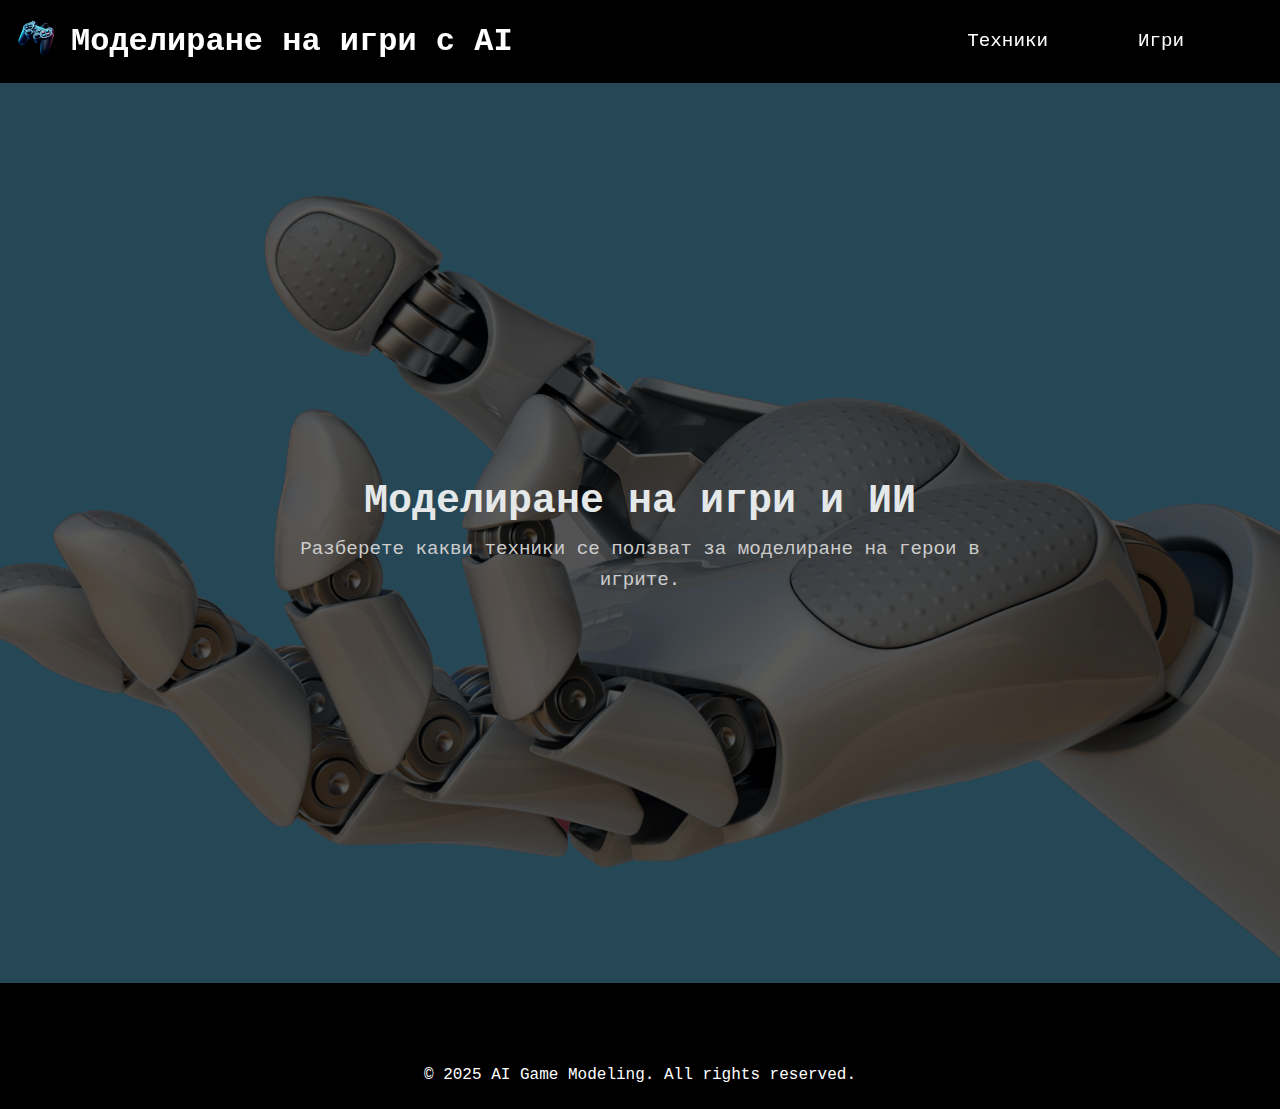
<file: index.html>
<!DOCTYPE html>
<html lang="en">
<head>
    <meta charset="UTF-8">
    <meta name="viewport" content="width=device-width, initial-scale=1.0">
    <title>Моделиране на игри с AI</title>
    <link rel="stylesheet" href="style.css">
</head>
<body>
    <header>
        <div class="container">
            <a href="index.html">
                <img src="logo.png" alt="Logo" class="logo" /> 
            </a>
            <h1>Моделиране на игри с AI</h1>
            <nav>
                <ul>
                    <li><a href="techniques.html">Техники</a></li>
                    <li><a href="games.html">Игри</a></li>
                </ul>
            </nav>
        </div>
    </header>

    <div class="main-section">
        <div class="overlay"></div>
        <div class="main-content">
          <h1 style="font-weight: bold;">Моделиране на игри и ИИ</h1>
          <p>Разберете какви техники се ползват за моделиране на герои в игрите.</p>
        </div>
      </div>

    <!--<section id="about" class="section">
        <div class="container">
            <h2>About</h2>
            <p>Целта на сайта е да сподели информация за това как се ползва AI в разраборването на видео игри.</p>
        </div>
    </section> -->


    <footer>
        <div class="container">
            <p>&copy; 2025 AI Game Modeling. All rights reserved.</p>
        </div>
    </footer>
</body>
</html>
</file>
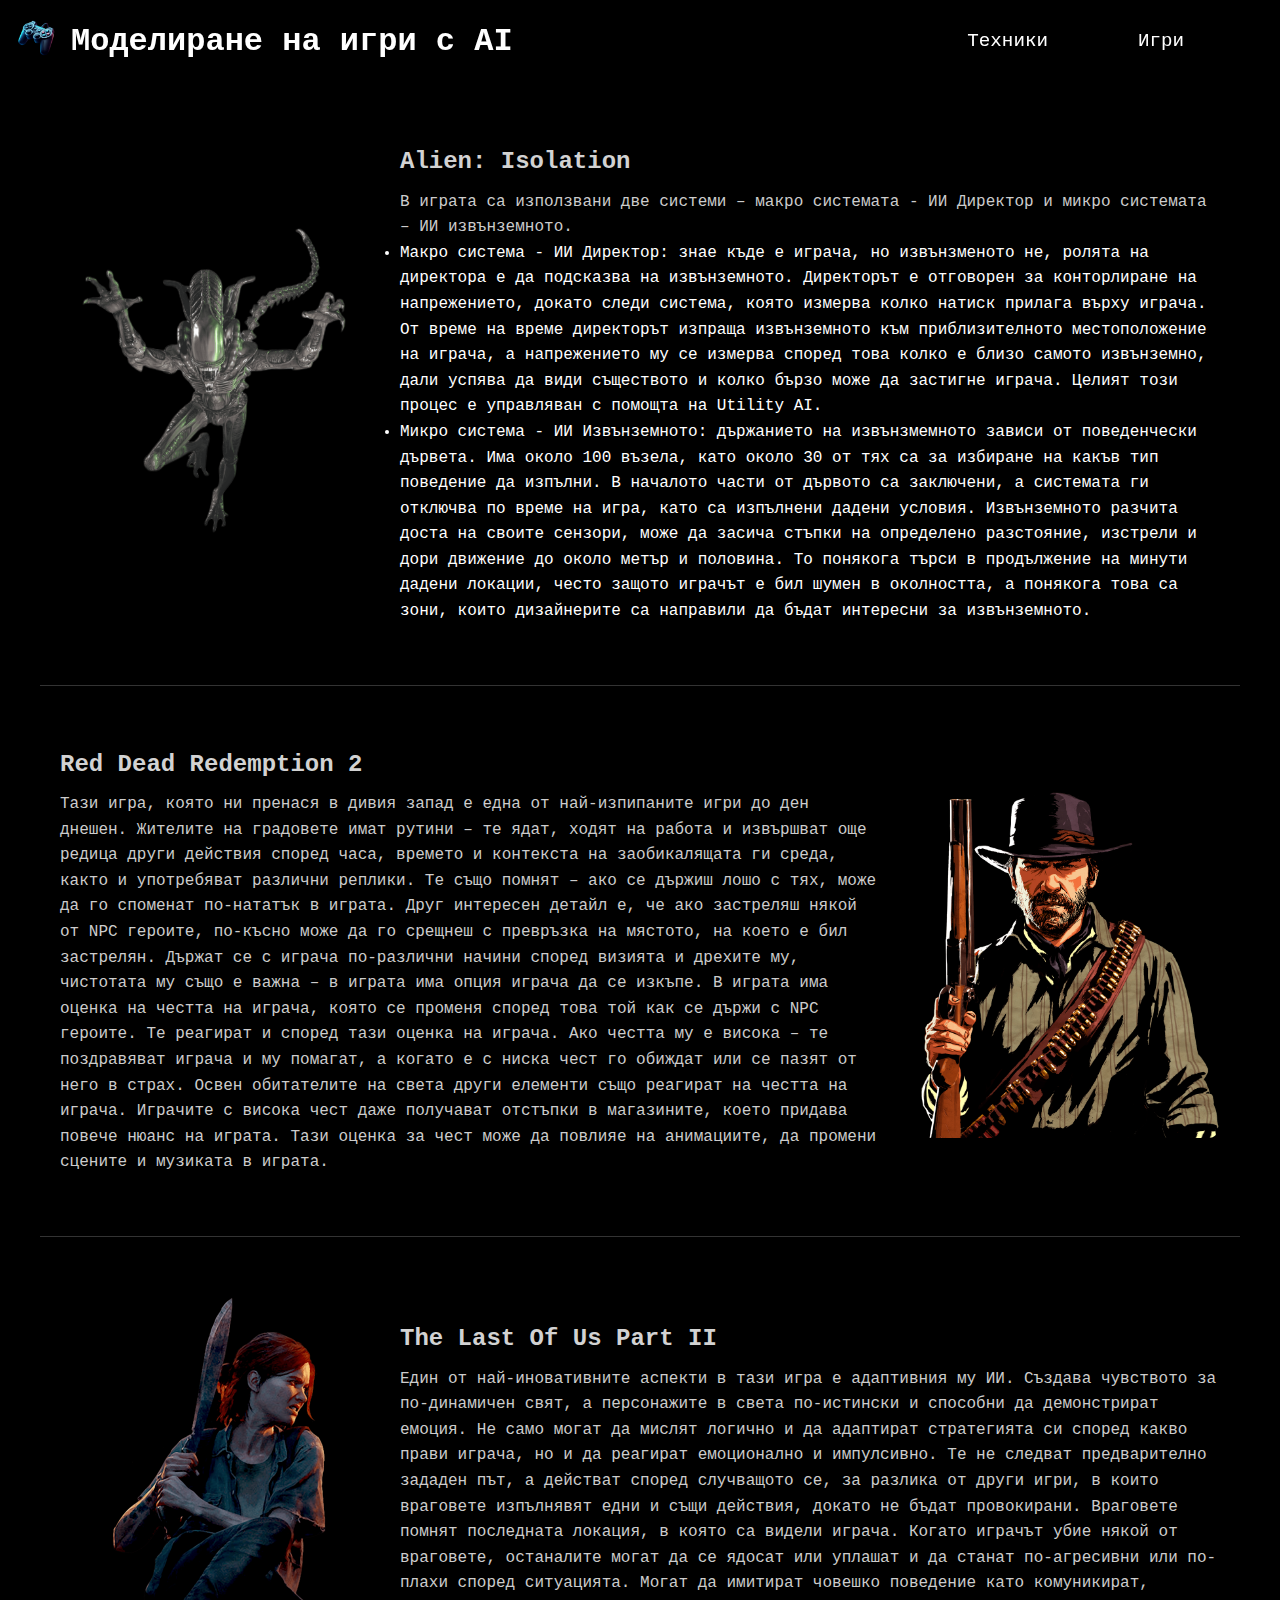
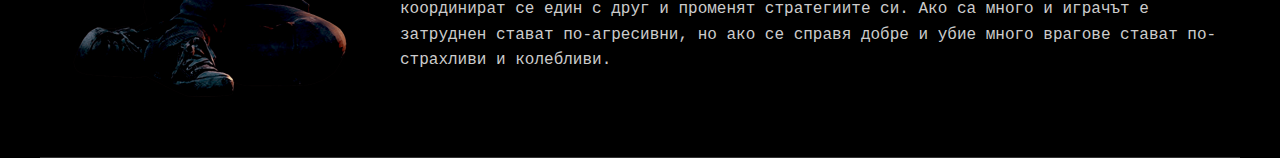
<file: games.html>
<!DOCTYPE html>
<html lang="en">
<head>
  <meta charset="UTF-8" />
  <meta name="viewport" content="width=device-width, initial-scale=1.0"/>
  <title>Игри с впечатляващ AI</title>
  <link rel="stylesheet" href="style.css" />
  <style>
    .game-entry {
      display: flex;
      align-items: center;
      justify-content: space-between;
      gap: 40px;
      padding: 60px 20px;
      max-width: 1200px;
      margin: auto;
      border-bottom: 1px solid #333;
      flex-wrap: wrap;
    }
    .game-entry.reverse {
     flex-direction: row-reverse;
    }   
    .game-entry img {
        max-width: 300px;
  width: 300px; /* ✅ This fixes the size across both normal and reverse layouts */
  height: auto;
  border-radius: 12px;
  flex-shrink: 0; /* ✅ Prevents image from shrinking in flex container */
    }

    .game-info {
      flex: 1;
      min-width: 250px;
    }

    .game-info h2 {
      color: rgb(210, 210, 210);
      margin-bottom: 0.5rem;
      font-family: 'Courier New', Courier, monospace;
    }

    .game-info p {
      color: #ccc;
      font-family: 'Courier New', Courier, monospace;
      line-height: 1.6;
    }
  </style>
</head>
<body>
  <header>
    <div class="container">
        <a href="index.html">
            <img src="logo.png" alt="Logo" class="logo" /> 
        </a>
        <h1>Моделиране на игри с AI</h1>
        <nav>
            <ul>
                <li><a href="techniques.html">Техники</a></li>
                <li><a href="games.html">Игри</a></li>
            </ul>
        </nav>
    </div>
</header>
  <section class="game-entry">
    <img src="alien.png" alt="Alien Image"/>
    <div class="game-info">
      <h2>Alien: Isolation</h2>
      <ul>
        <p>В играта са използвани две системи – макро системата - ИИ Директор и микро системата – ИИ извънземното. </p>
        <li>Макро система - ИИ Директор: знае къде е играча, но извънзменото не, ролята на директора е да подсказва на извънземното. 
          Директорът е отговорен за конторлиране на напрежението, докато следи система, която измерва колко натиск прилага върху играча.	От време на
             време директорът изпраща извънземното към приблизителното местоположение на играча, а напрежението му се измерва 
             според това колко е близо самото извънземно, дали успява да види съществото и колко бързо може да застигне играча. 
             Целият този процес е управляван с помощта на Utility AI. </li>
        <li>Микро система - ИИ Извънземното: държанието на извънзмемното зависи от поведенчески дървета. Има около 100 възела, 
          като около 30 от тях са за избиране на какъв тип поведение да изпълни. В началото части от дървото са заключени,
           а системата ги отключва по време на игра, като са изпълнени дадени условия. Извънземното разчита доста на своите 
           сензори, може да засича стъпки на определено разстояние, изстрели и дори движение до около метър и половина.
            То понякога търси в продължение на минути дадени локации, често защото играчът е бил шумен в околността, а 
            понякога това са зони, които дизайнерите са направили да бъдат интересни за извънземното.</li>
    </ul>
    </div>
  </section>
  <section class="game-entry reverse">
    <img src="arthur.png" alt="Game 2 Image (transparent PNG)" />
    <div class="game-info">
      <h2>Red Dead Redemption 2</h2>
      <p>Тази игра, която ни пренася в дивия запад е една от най-изпипаните игри до ден днешен. Жителите на градовете имат 
        рутини – те ядат, ходят на работа и извършват още редица други действия според часа, времето и контекста на 
        заобикалящата ги среда, както и употребяват различни реплики. Те също помнят – ако се държиш лошо с тях, може да 
        го споменат по-нататък в играта. Друг интересен детайл е, че ако застреляш някой от NPC героите, по-късно може да го 
        срещнеш с превръзка на мястото, на което е бил застрелян. Държат се с играча по-различни начини според визията и 
        дрехите му, чистотата му също е важна – в играта има опция играча да се изкъпе. В играта има оценка на честта на играча, 
        която се променя според това той как се държи с NPC героите. Те реагират и според тази оценка на играча. Ако честта му 
        е висока – те поздравяват играча и му помагат, а когато е с ниска чест го обиждат или се пазят от него в страх. 
        Освен обитателите на света други елементи също реагират на честта на играча. Играчите с висока чест даже получават 
        отстъпки в магазините, което придава повече нюанс на играта. Тази оценка за чест може да повлияе на анимациите, 
        да промени сцените и музиката в играта.</p>
    </div>
  </section>
  <section class="game-entry">
    <img src="ellie.png" alt="Game 2 Image (transparent PNG)" />
    <div class="game-info">
      <h2>The Last Of Us Part II</h2>
      <p>Един от най-иновативните аспекти в тази игра е адаптивния му ИИ. Създава чувството за по-динамичен свят, 
        а персонажите в света по-истински и способни да демонстрират емоция. Не само могат да мислят логично и 
        да адаптират стратегията си според какво прави играча, но и да реагират емоционално и импулсивно. 
        Те не следват предварително зададен път, а действат според случващото се, за разлика от други игри, 
        в които враговете изпълнявят едни и същи действия, докато не бъдат провокирани. Враговете помнят последната локация, 
        в която са видели играча. Когато играчът убие някой от враговете, останалите могат да се ядосат или уплашат и да 
        станат по-агресивни или по-плахи според ситуацията. Могат да имитират човешко поведение като комуникират, 
        координират се един с друг и променят стратегиите си. Ако са много и играчът е затруднен стават по-агресивни, 
        но ако се справя добре и убие много врагове стават по-страхливи и колебливи. </p>
    </div>
  </section>


  <!-- for more game entries if needed -->

</body>
</html>
</file>
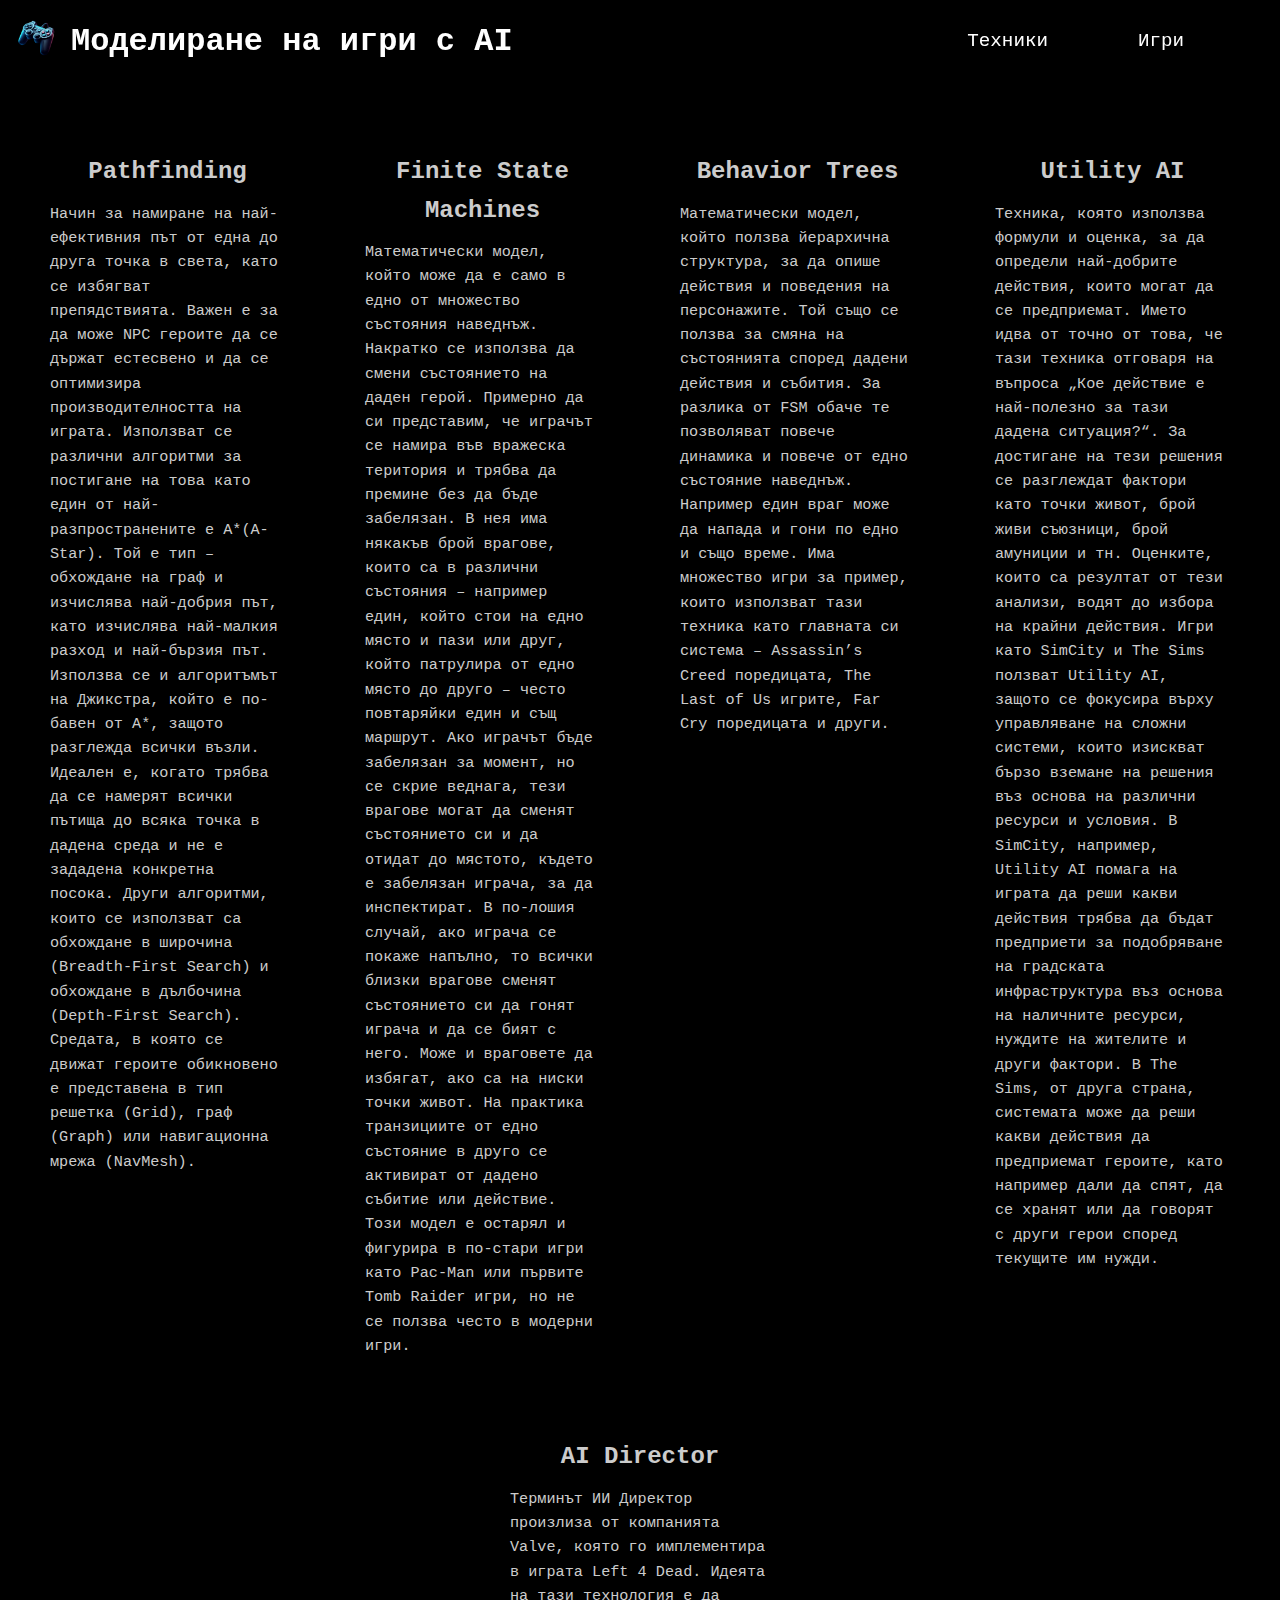
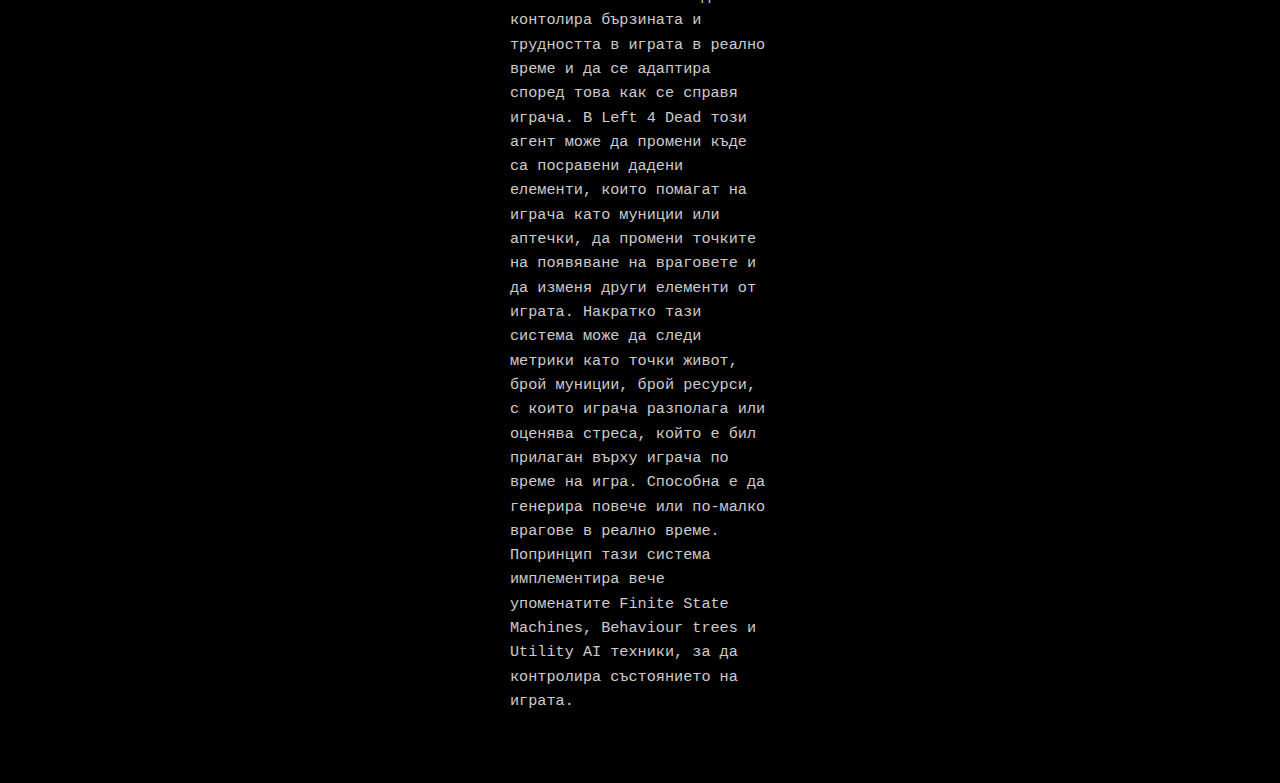
<file: techniques.html>
<!DOCTYPE html>
<html lang="en">
<head>
  <meta charset="UTF-8" />
  <meta name="viewport" content="width=device-width, initial-scale=1.0"/>
  <title>Техники</title>
  <link rel="stylesheet" href="style.css">
  <style>
    section {
  background-color: rgba(255, 255, 255, 0.05); /* subtle background */
  padding: 20px;
  border-radius: 12px;
  margin: 10px;
  transition: transform 0.3s ease, box-shadow 0.3s ease;
}

section:hover {
  transform: scale(1.03);
  box-shadow: 0 0 20px rgba(0, 255, 255, 0.3);
}

    .feature-sections {
      display: flex;
      justify-content: center;
      flex-wrap: wrap;
      gap: 20px;
      padding: 40px 20px;
    }

    .feature-sections section {
      flex: 1 1 250px;
      background-color: rgba(0, 0, 0, 0.4);
      padding: 20px;
      border-radius: 10px;
      max-width: 300px;
      min-width: 220px;
      text-align: center;
      box-shadow: 0 4px 10px rgba(0, 0, 0, 0.5);
    }

    .feature-sections h2 {
      color: #ccc;
      margin-bottom: 10px;
    }

    .feature-sections p {
      color: #ccc;
      font-size: 0.95rem;
    }
    .section-image {
  margin-top: 15px;
  max-width: 100%;
  border-radius: 8px;
  box-shadow: 0 2px 6px rgba(0, 0, 0, 0.5);
}
.left {
  text-align: left;
}
  </style>
</head>
<body>

  <header>  
    <div class="container">
        <a href="index.html">
            <img src="logo.png" alt="Logo" class="logo" /> 
        </a>
        <h1>Моделиране на игри с AI</h1>
        <nav>
            <ul>
                <li><a href="techniques.html">Техники</a></li>
                <li><a href="games.html">Игри</a></li>
            </ul>
        </nav>
    </div>
  </header>

  <div class="feature-sections">
    <section id="section1">
      <h2>Pathfinding</h2>
      <p class="left">Начин за намиране на най-ефективния път от една до друга точка в света, като се избягват препядствията. 
        Важен е за да може NPC героите да се държат естесвено и да се оптимизира производителността на играта. 
        Използват се различни алгоритми за постигане на това като един от най-разпространените е A*(A-Star). 
        Той е тип – обхождане на граф и изчислява най-добрия път, като изчислява най-малкия разход и най-бързия път. 
        Използва се и алгоритъмът на Джикстра, който е по-бавен от A*, защото разглежда всички възли. 
        Идеален е, когато трябва да се намерят всички пътища до всяка точка в дадена среда и не е зададена конкретна посока. 
        Други алгоритми, които се използват са обхождане в широчина (Breadth-First Search) и обхождане в дълбочина 
        (Depth-First Search). Средата, в която се движат героите обикновено е представена в тип решетка (Grid), граф (Graph) 
        или навигационна мрежа (NavMesh).</p>
    </section>

    <section id="section2">
      <h2>Finite State Machines</h2>
      <p class="left">Математически модел, който може да е само в едно от множество състояния наведнъж. Накратко се използва да смени 
        състоянието на даден герой. Примерно да си представим, че играчът се намира във вражеска територия и трябва да премине 
        без да бъде забелязан. В нея има някакъв брой врагове, които са в различни състояния – например един, който стои на едно 
        място и пази или друг, който патрулира от едно място до друго – често повтаряйки един и същ маршрут. Ако играчът бъде 
        забелязан за момент, но се скрие веднага, тези врагове могат да сменят състоянието си и да отидат до мястото, където е 
        забелязан играча, за да инспектират. В по-лошия случай, ако играча се покаже напълно, то всички близки врагове сменят 
        състоянието си да гонят играча и да се бият с него. Може и враговете да избягат, ако са на ниски точки живот. 
        На практика транзициите от едно състояние в друго се активират от дадено събитие или действие. Този модел е остарял 
        и фигурира в по-стари игри като Pac-Man или първите Tomb Raider игри, но не се ползва често в модерни игри.</p>
      
    </section>

    <section id="section3">
      <h2>Behavior Trees</h2>
      <p class="left">Математически модел, който ползва йерархична структура, за да опише действия и поведения на персонажите. 
        Той също се ползва за смяна на състоянията според дадени действия и събития. За разлика от FSM обаче те 
        позволяват повече динамика и повече от едно състояние наведнъж. Например един враг може да напада и гони по 
        едно и също време. Има множество игри за пример, които използват тази техника като главната си система – 
        Assassin’s Creed поредицата, The Last of Us игрите, Far Cry поредицата и други.</p>
    </section>
    <section id="section4">
      <h2>Utility AI</h2>
      <p class="left">Техника, която използва формули и оценка, за да определи най-добрите действия, които могат да се 
        предприемат. Името идва от точно от това, че тази техника отговаря на въпроса „Кое действие е най-полезно за 
        тази дадена ситуация?“. За достигане на тези решения се разглеждат фактори като точки живот, брой живи съюзници,
         брой амуниции и тн. Оценките, които са резултат от тези анализи, водят до избора на крайни действия. 
         Игри като SimCity и The Sims ползват Utility AI, защото се фокусира върху управляване на сложни системи, 
         които изискват бързо вземане на решения въз основа на различни ресурси и условия. В SimCity, например, 
         Utility AI помага на играта да реши какви действия трябва да бъдат предприети за подобряване на градската 
         инфраструктура въз основа на наличните ресурси, нуждите на жителите и други фактори. В The Sims, от друга страна, 
         системата може да реши какви действия да предприемат героите, като например дали да спят, да се хранят или да говорят
        с други герои според текущите им нужди.</p>
    </section>
    <section id="section5">
      <h2>AI Director</h2>
      <p class="left">Терминът ИИ Директор произлиза от компанията Valve, която го имплементира в играта Left 4 Dead. 
        Идеята на тази технология е да контолира бързината и трудността в играта в реално време и да се адаптира според това 
        как се справя играча. В Left 4 Dead този агент може да промени къде са посравени дадени елементи, които помагат на 
        играча като муниции или аптечки, да промени точките на появяване на враговете и да изменя други елементи от играта. 
        Накратко тази система може да следи метрики като точки живот, брой муниции, брой ресурси, с които играча разполага 
        или оценява стреса, който е бил прилаган върху играча по време на игра.  Способна е да генерира повече или по-малко 
        врагове в реално време. Попринцип тази система имплементира вече упоменатите Finite State Machines, Behaviour trees 
        и Utility AI техники, за да контролира състоянието на играта.</p>
    </section>
  </div>

</body>
</html>
</file>
<file: style.css>
* {
    margin: 0;
    padding: 0;
    box-sizing: border-box;
}

body {
    font-family: 'Courier New', Courier, monospace; /* Retro font */
    line-height: 1.6;
    background-color: #000000;
    color: #fff;
}

header {
    display: flex;
  align-items: center;
  background: rgba(0, 0, 0, 0.8);
  padding: 1rem;
  position: sticky;
  top: 0;
  z-index: 10;
}

header .container {
    display: flex;
    align-items: center;
    justify-content: space-between;
    width: 100%;
}

header h1 {
    display: flex;
  align-items: center;
  justify-content: space-between;
  width: 100%;
}
header .logo {
    width: 40px; /* Adjust logo size */
    height: auto;
    margin-right: 15px; /* Reduce space between logo and title */
  }
nav ul {
    list-style: none;
    display: flex;
    gap: 10px;
    margin: 0;
    padding: 0;
  }
  

nav ul li {
    display: inline;
    margin-right: 80px;
}

nav ul li a {
    color: #fff;
    text-decoration: none;
    font-size: 1.2rem;
    transition: color 0.3s ease;
    white-space: nowrap;
}

nav ul li a:hover {
    color: #FFD700;
}

.main-section {
    position: relative;
    background: url('background.jpg') no-repeat center center/cover;
    height: 100vh;
    display: flex;
    align-items: center;
    justify-content: center;
    text-align: center;
    color: white;
    overflow: hidden;
  }
  
  .main-section .overlay {
    position: absolute;
    inset: 0;
    background: rgba(0, 0, 0, 0.65); /* darkens background */
    z-index: 1;
  }
  
  .main-content {
    position: relative;
    z-index: 2;
    max-width: 800px;
    padding: 20px;
    font-family: 'Courier New', Courier, monospace;
  }
  
  .main-content h1 {
    font-size: 2.5rem;
    color: rgb(228, 232, 232);
  }
  
  .main-content p {
    font-size: 1.2rem;
    color: #ccc;
  }

/* Section */
.section {
    padding: 20px 20px;
    text-align: center;
}

.section h2 {
    font-size: 1.5rem;
    margin-bottom: 20px;
    text-transform: uppercase;
    font-weight: bold;
    letter-spacing: 1px;
}

.section p {
    font-size: 1.2rem;
    margin-bottom: 20px;
}


/* Footer */
footer {
    background-color: rgba(0, 0, 0, 0.8);
    color: #fff;
    padding: 20px 0;
    text-align: center;
    position: relative;
    margin-top: 60px;
}

footer p {
    font-size: 1rem;
}
</file>
